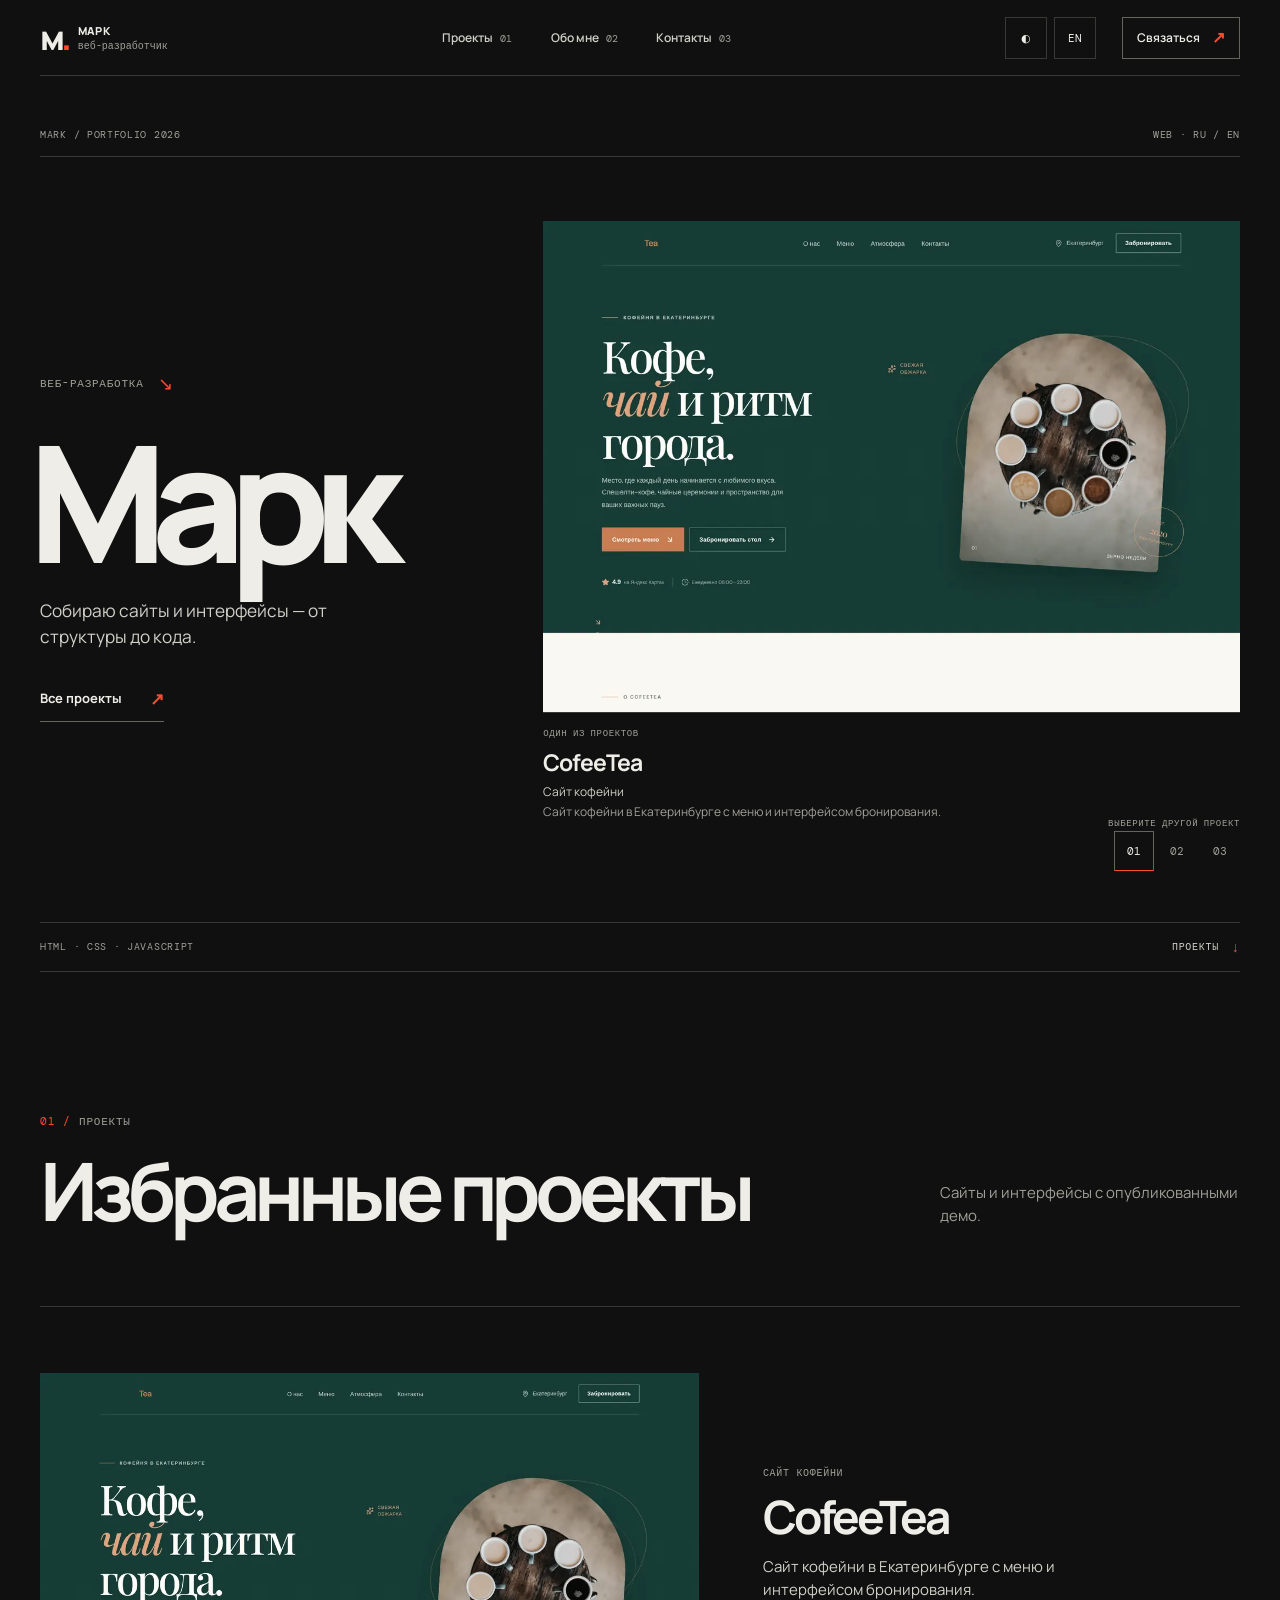
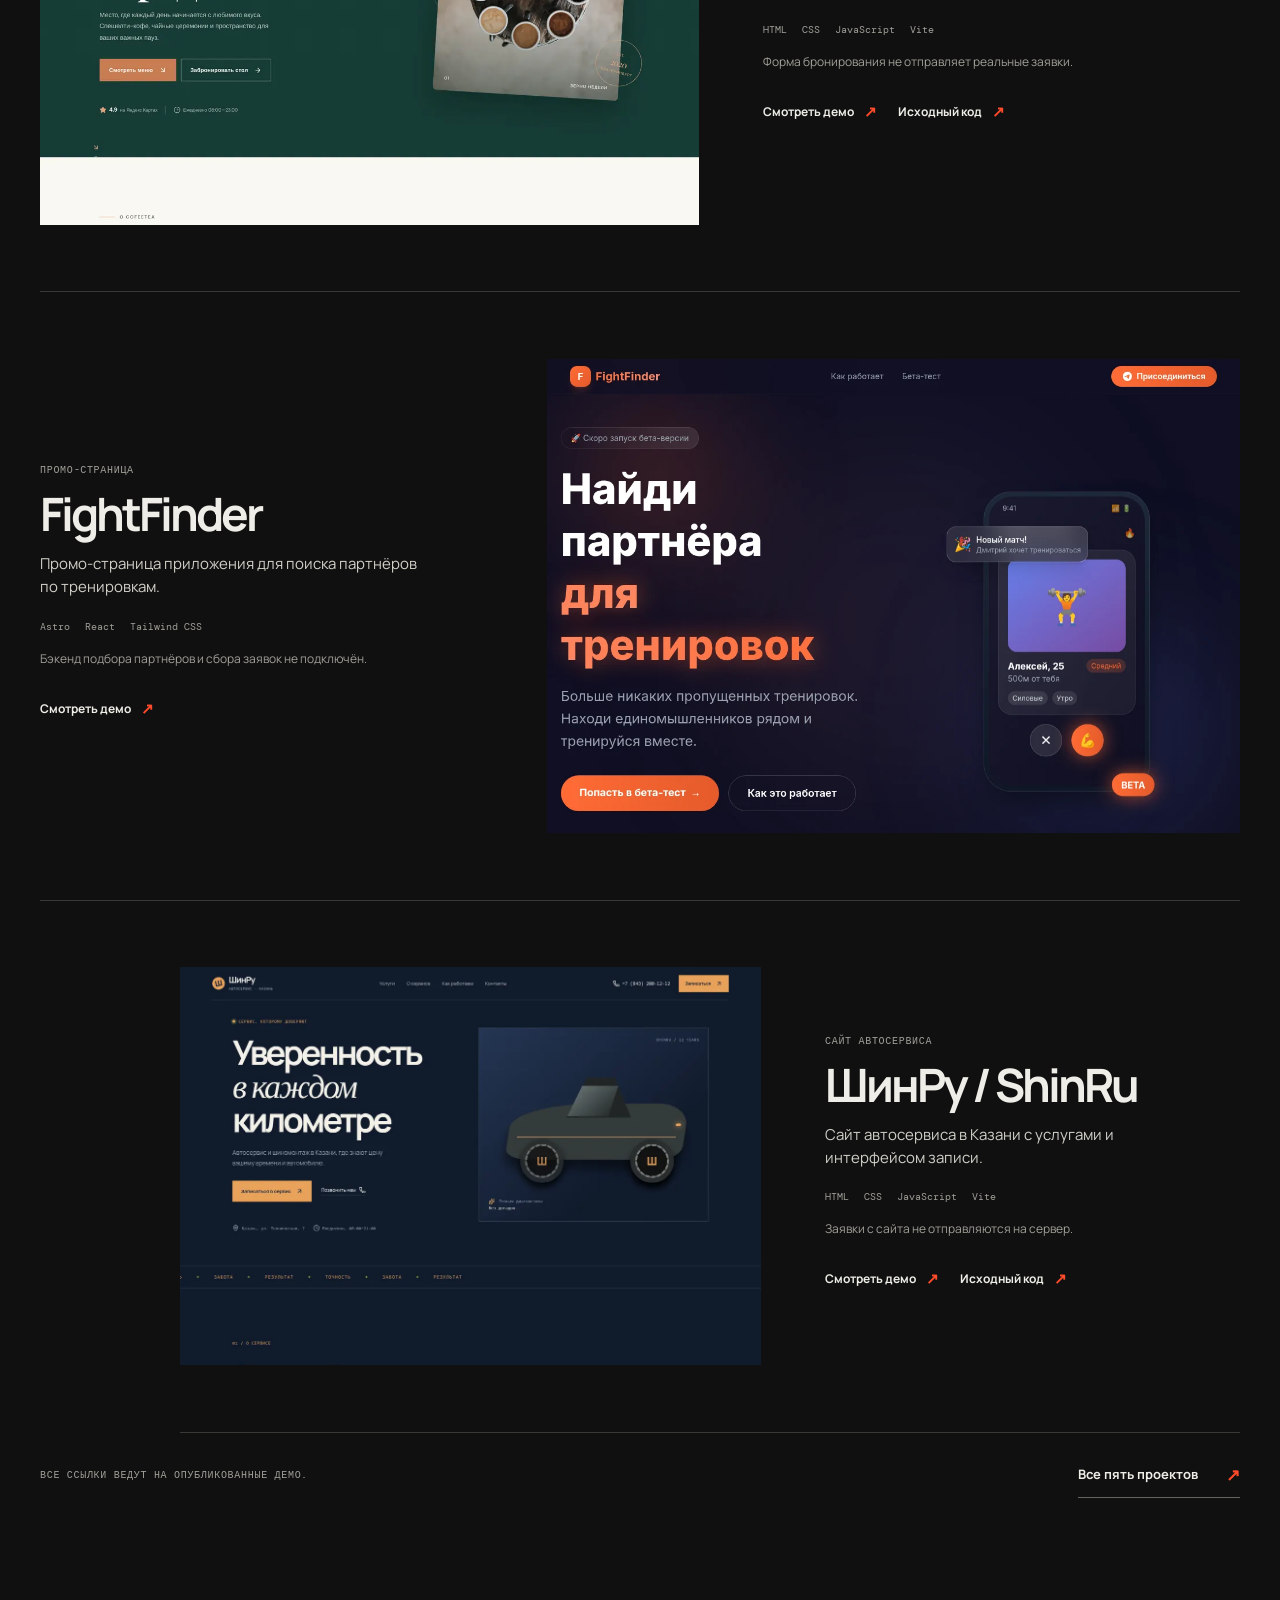
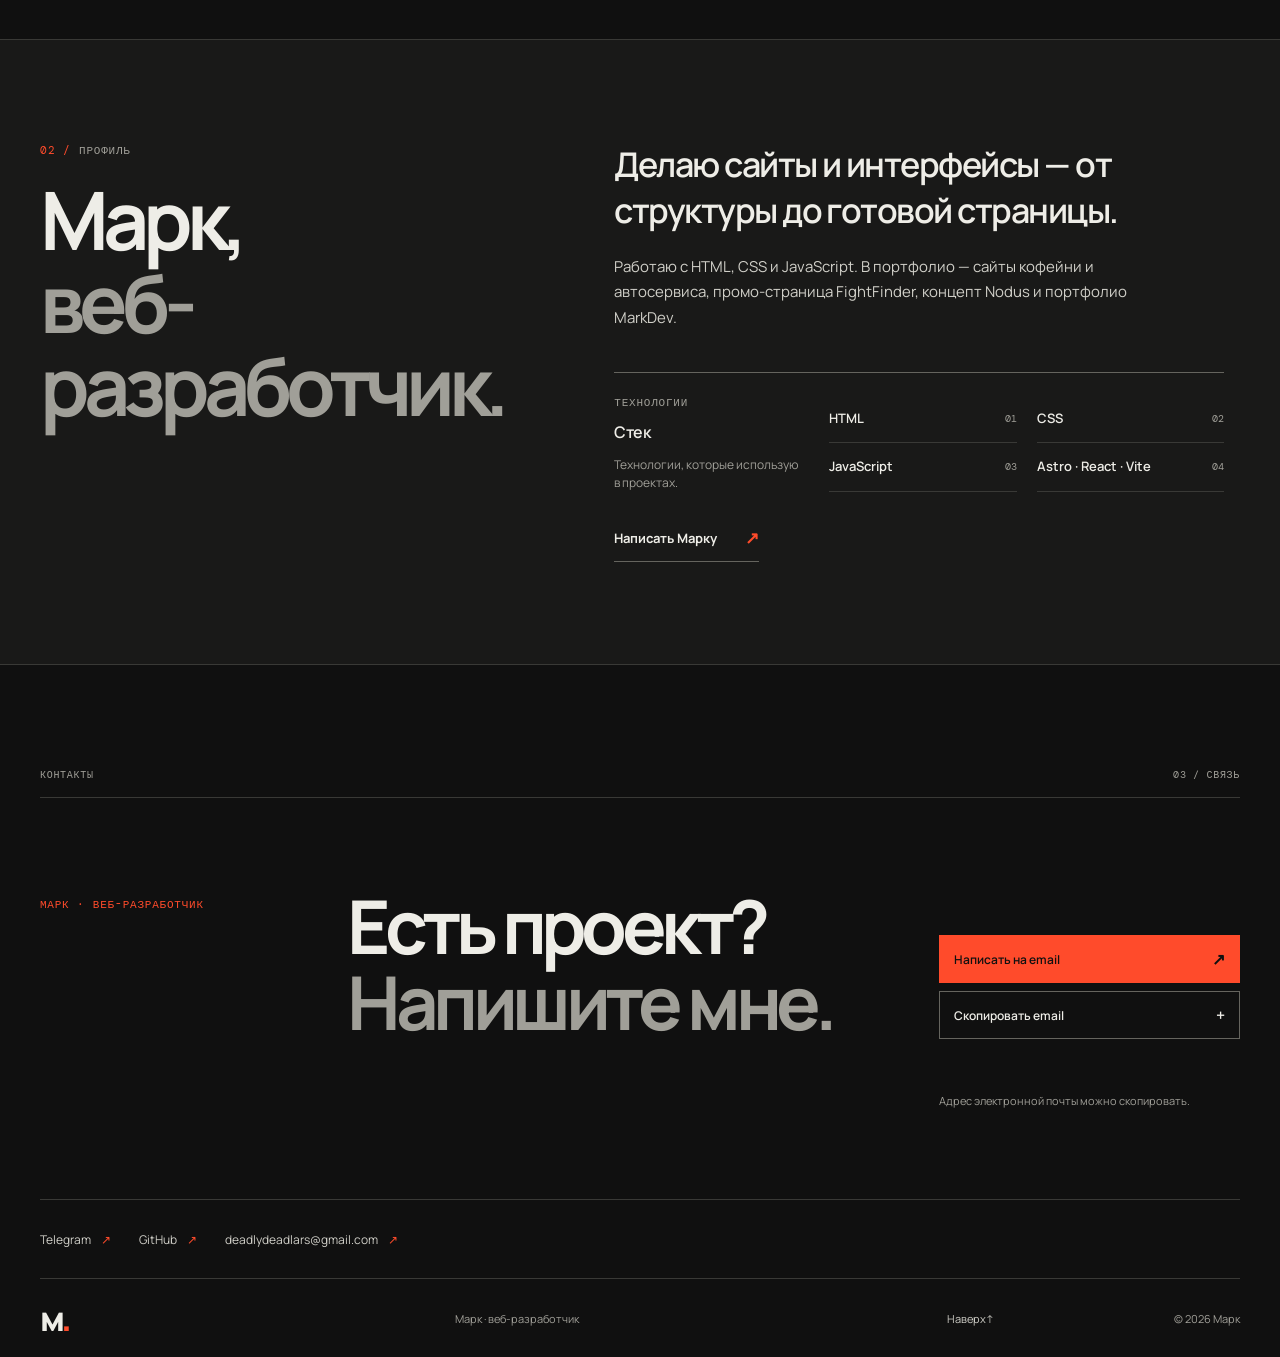
<file: index.html>
<!doctype html>
<html lang="ru" data-theme="dark">
  <head>
    <meta charset="UTF-8" />
    <meta name="viewport" content="width=device-width, initial-scale=1" />
    <meta name="theme-color" content="#101010" />
    <meta name="description" content="Портфолио Марка, веб-разработчика. Реальные сайты, интерфейсы и открытые демо." data-i18n-content="metaDescription" />
    <title data-i18n-title="homeTitle">Марк — веб-разработчик</title>
    <script>try{const t=localStorage.getItem('mark-portfolio-theme');document.documentElement.dataset.theme=t==='light'||t==='dark'?t:'dark';const l=localStorage.getItem('mark-portfolio-locale');document.documentElement.lang=l==='en'||l==='ru'?l:'ru';const m=document.querySelector('meta[name="theme-color"]');if(m)m.content=document.documentElement.dataset.theme==='dark'?'#101010':'#eeede7'}catch{document.documentElement.dataset.theme='dark';document.documentElement.lang='ru'}</script>
    <link rel="preconnect" href="https://fonts.googleapis.com" />
    <link rel="preconnect" href="https://fonts.gstatic.com" crossorigin />
    <link href="https://fonts.googleapis.com/css2?family=DM+Mono:wght@400;500&family=Manrope:wght@400;500;600;700;800&display=swap" rel="stylesheet" />
    <link rel="stylesheet" href="styles.css" />
    <script src="script.js" defer></script>
  </head>
  <body>
    <a class="skip-link" href="#main" data-i18n="skip">Перейти к содержимому</a>
    <div class="site-shell">
      <header class="site-header" id="top">
        <a class="brand" href="index.html#top" aria-label="Марк — на главную" data-i18n-aria="brandHome"><span class="brand-symbol" aria-hidden="true">м<span class="brand-dot">.</span></span><span class="brand-name"><span data-i18n="brandName">Марк</span><small data-i18n="brandRole">веб-разработчик</small></span></a>
        <nav class="desktop-nav" aria-label="Основная навигация" data-i18n-aria="mainNav"><a href="projects.html"><span data-i18n="navProjects">Проекты</span><span>01</span></a><a href="#about"><span data-i18n="navAbout">Обо мне</span><span>02</span></a><a href="#contact"><span data-i18n="navContact">Контакты</span><span>03</span></a></nav>
        <div class="header-tools"><button class="theme-toggle" type="button" aria-pressed="true" aria-label="Переключить на светлую тему" data-i18n-aria="themeLight"><span aria-hidden="true">◐</span></button><button class="locale-switch" type="button" aria-label="Switch to English" data-i18n-aria="localeToEnglish">EN</button></div>
        <a class="header-cta" href="#contact"><span data-i18n="headerCta">Обсудим проект</span><span aria-hidden="true">↗</span></a>
        <button class="menu-toggle" type="button" aria-label="Открыть меню" aria-controls="mobile-nav" aria-expanded="false" data-i18n-aria="menuOpen"><span></span><span></span></button>
      </header>
      <nav class="mobile-nav" id="mobile-nav" aria-label="Мобильная навигация" data-i18n-aria="mobileNav"><a href="projects.html"><span data-i18n="navProjects">Проекты</span><span>01 ↗</span></a><a href="#about"><span data-i18n="navAbout">Обо мне</span><span>02 ↗</span></a><a href="#contact"><span data-i18n="navContact">Контакты</span><span>03 ↗</span></a></nav>

      <main id="main">
        <section class="hero section-wrap" aria-labelledby="hero-heading">
          <div class="hero-topline mono"><span>MARK / PORTFOLIO 2026</span><span>WEB · RU / EN</span></div>
          <div class="hero-grid">
            <div class="hero-copy">
              <p class="eyebrow reveal"><span data-i18n="heroStatement">Веб-разработчик</span><span class="hero-marker" aria-hidden="true">↘</span></p>
              <h1 id="hero-heading" class="hero-identity reveal" data-i18n="heroIdentity">МАРК</h1>
              <p class="hero-description reveal" data-i18n="heroDescription">Марк — веб-разработчик. Создаю сайты и интерфейсы на HTML, CSS и JavaScript.</p>
              <a class="hero-link reveal" href="projects.html"><span data-i18n="allProjects">Все проекты</span><span aria-hidden="true">↗</span></a>
            </div>
            <div class="showcase reveal" data-showcase aria-label="Избранный проект" data-i18n-aria="showcaseLabel">
              <div class="showcase-panels">
                <article class="showcase-panel" data-showcase-panel="cofeetea" data-project-id="cofeetea">
                  <div class="showcase-visual"><a class="showcase-link project-preview-link" href="https://deadlydeadlars.github.io/CofeeTea.github.io/" target="_blank" rel="noopener noreferrer" aria-label="Открыть сайт CofeeTea"><span class="showcase-image-layer"><img class="showcase-image" src="assets/projects/cofeetea.webp" width="1200" height="833" fetchpriority="high" alt="Сайт кофейни CofeeTea с меню и интерфейсом бронирования" data-project-field="alt" /></span></a></div>
                  <div class="showcase-meta"><div class="showcase-caption"><p class="showcase-label mono" data-i18n="showcaseLabel">ИЗБРАННЫЙ ПРОЕКТ</p><p class="showcase-title" data-project-field="title">CofeeTea</p><p class="showcase-role" data-project-field="categoryLabel">Сайт кофейни</p><p class="showcase-description" data-project-field="description">Сайт кофейни в Екатеринбурге: меню, вкладки и интерфейс бронирования.</p></div></div>
                </article>
                <article class="showcase-panel" data-showcase-panel="fightfinder" data-project-id="fightfinder" hidden>
                  <div class="showcase-visual"><a class="showcase-link project-preview-link" href="https://deadlydeadlars.github.io/FightFinder-demo/" target="_blank" rel="noopener noreferrer" aria-label="Открыть демо FightFinder"><span class="showcase-image-layer"><img class="showcase-image" src="assets/projects/fightfinder.webp" width="1200" height="833" alt="FightFinder — промо-страница приложения для поиска партнёров по тренировкам" data-project-field="alt" /></span></a></div>
                  <div class="showcase-meta"><div class="showcase-caption"><p class="showcase-label mono" data-i18n="showcaseLabel">ИЗБРАННЫЙ ПРОЕКТ</p><p class="showcase-title" data-project-field="title">FightFinder</p><p class="showcase-role" data-project-field="categoryLabel">Лендинг приложения</p><p class="showcase-description" data-project-field="description">Промо-страница сервиса для поиска партнёров по тренировкам.</p></div></div>
                </article>
                <article class="showcase-panel" data-showcase-panel="shinru" data-project-id="shinru" hidden>
                  <div class="showcase-visual"><a class="showcase-link project-preview-link" href="https://deadlydeadlars.github.io/Mechanical.github.io/" target="_blank" rel="noopener noreferrer" aria-label="Открыть сайт ШинРу"><span class="showcase-image-layer"><img class="showcase-image" src="assets/projects/shinru.webp" width="1200" height="833" alt="Сайт автосервиса ШинРу с информацией об услугах" data-project-field="alt" /></span></a></div>
                  <div class="showcase-meta"><div class="showcase-caption"><p class="showcase-label mono" data-i18n="showcaseLabel">ИЗБРАННЫЙ ПРОЕКТ</p><p class="showcase-title" data-project-field="title">ШинРу / ShinRu</p><p class="showcase-role" data-project-field="categoryLabel">Сайт автосервиса</p><p class="showcase-description" data-project-field="description">Сайт автосервиса в Казани с описанием услуг и интерфейсом записи.</p></div></div>
                </article>
              </div>
              <div class="showcase-navigation" data-showcase-controls role="group" aria-label="Выбрать проект" data-i18n-aria="showcaseHint" hidden>
                <p class="showcase-hint mono" data-i18n="showcaseHint">ВЫБРАТЬ ПРОЕКТ</p>
                <div class="showcase-controls"><button type="button" data-showcase-select="cofeetea" aria-pressed="true" aria-label="CofeeTea">01</button><button type="button" data-showcase-select="fightfinder" aria-pressed="false" aria-label="FightFinder">02</button><button type="button" data-showcase-select="shinru" aria-pressed="false" aria-label="ShinRu">03</button></div>
              </div>
            </div>
          </div>
          <div class="hero-foot mono"><span>HTML · CSS · JAVASCRIPT</span><a href="#work"><span data-i18n="featuredEyebrow">Избранные проекты</span><span aria-hidden="true">↓</span></a></div>
        </section>

        <section class="work-section section-wrap" id="work" aria-labelledby="work-heading">
          <div class="section-heading reveal"><div><p class="eyebrow"><span class="section-index">01 /</span><span data-i18n="featuredEyebrow">Избранные проекты</span></p><h2 id="work-heading" data-i18n-html="featuredHeading">Три сайта.<br /><em>Разные задачи.</em></h2></div><p class="heading-side" data-i18n="featuredIntro">Три проекта — три разные задачи. Откройте демо, чтобы посмотреть результат.</p></div>
          <div class="project-sequence">
            <article class="project-card reveal" data-project-id="cofeetea" data-category="website">
              <a class="project-preview-link project-image-link" href="https://deadlydeadlars.github.io/CofeeTea.github.io/" target="_blank" rel="noopener noreferrer" aria-label="Открыть сайт CofeeTea"><img class="project-image" src="assets/projects/cofeetea.webp" width="1200" height="833" loading="lazy" alt="Сайт кофейни CofeeTea с меню и интерфейсом бронирования" data-project-field="alt" /></a>
              <div class="project-info"><p class="project-category mono" data-project-field="categoryLabel">Сайт кофейни</p><h3 class="project-title" data-project-field="title">CofeeTea</h3><p class="project-description" data-project-field="description">Сайт кофейни в Екатеринбурге: меню, вкладки и интерфейс бронирования.</p><div class="project-tags"><span>HTML</span><span>CSS</span><span>JavaScript</span><span>Vite</span></div><p class="project-note" data-project-field="note">Форма бронирования не отправляет реальные заявки.</p><div class="project-actions"><a class="project-demo" href="https://deadlydeadlars.github.io/CofeeTea.github.io/" target="_blank" rel="noopener noreferrer" data-i18n="viewDemo">Смотреть демо<span aria-hidden="true">↗</span></a><a class="project-source" href="https://github.com/DeadlyDeadlars/CofeeTea.github.io" target="_blank" rel="noopener noreferrer" data-i18n="sourceCode">Исходный код<span aria-hidden="true">↗</span></a></div></div>
            </article>
            <article class="project-card reveal" data-project-id="fightfinder" data-category="landing">
              <a class="project-preview-link project-image-link" href="https://deadlydeadlars.github.io/FightFinder-demo/" target="_blank" rel="noopener noreferrer" aria-label="Открыть демо FightFinder"><img class="project-image" src="assets/projects/fightfinder.webp" width="1200" height="833" loading="lazy" alt="FightFinder — промо-страница приложения для поиска партнёров по тренировкам" data-project-field="alt" /></a>
              <div class="project-info"><p class="project-category mono" data-project-field="categoryLabel">Лендинг приложения</p><h3 class="project-title" data-project-field="title">FightFinder</h3><p class="project-description" data-project-field="description">Промо-страница сервиса для поиска партнёров по тренировкам.</p><div class="project-tags"><span>Astro</span><span>React</span><span>Tailwind CSS</span></div><p class="project-note" data-project-field="note">Промо-страница; подбор партнёров и backend не работают.</p><div class="project-actions"><a class="project-demo" href="https://deadlydeadlars.github.io/FightFinder-demo/" target="_blank" rel="noopener noreferrer" data-i18n="viewDemo">Смотреть демо<span aria-hidden="true">↗</span></a></div></div>
            </article>
            <article class="project-card reveal" data-project-id="shinru" data-category="website">
              <a class="project-preview-link project-image-link" href="https://deadlydeadlars.github.io/Mechanical.github.io/" target="_blank" rel="noopener noreferrer" aria-label="Открыть сайт ШинРу"><img class="project-image" src="assets/projects/shinru.webp" width="1200" height="833" loading="lazy" alt="Сайт автосервиса ШинРу с информацией об услугах" data-project-field="alt" /></a>
              <div class="project-info"><p class="project-category mono" data-project-field="categoryLabel">Сайт автосервиса</p><h3 class="project-title" data-project-field="title">ШинРу / ShinRu</h3><p class="project-description" data-project-field="description">Сайт автосервиса в Казани с описанием услуг и интерфейсом записи.</p><div class="project-tags"><span>HTML</span><span>CSS</span><span>JavaScript</span><span>Vite</span></div><p class="project-note" data-project-field="note">Демо показывает интерфейс; отправка заявок на сервер не подключена.</p><div class="project-actions"><a class="project-demo" href="https://deadlydeadlars.github.io/Mechanical.github.io/" target="_blank" rel="noopener noreferrer" data-i18n="viewDemo">Смотреть демо<span aria-hidden="true">↗</span></a><a class="project-source" href="https://github.com/DeadlyDeadlars/Mechanical.github.io" target="_blank" rel="noopener noreferrer" data-i18n="sourceCode">Исходный код<span aria-hidden="true">↗</span></a></div></div>
            </article>
          </div>
          <div class="work-footer"><p class="project-note mono" data-i18n="workFootnote">Все ссылки ведут на опубликованные демо; возможности сервера не заявлены.</p><a class="text-link" href="projects.html"><span data-i18n="allFive">Все пять проектов</span><span aria-hidden="true">↗</span></a></div>
        </section>

        <section class="about-section" id="about" aria-labelledby="about-heading">
          <div class="section-wrap about-inner">
            <div class="about-intro reveal"><p class="eyebrow"><span class="section-index">02 /</span><span data-i18n="aboutEyebrow">Профиль</span></p><h2 id="about-heading" data-i18n-html="aboutHeading">Марк,<br /><em>веб-разработчик.</em></h2></div>
            <div class="about-content reveal"><p class="about-lead" data-i18n-html="aboutLead">Делаю сайты и интерфейсы — от структуры до фронтенда.</p><p data-i18n="aboutBody">В проектах работаю с HTML, CSS и JavaScript; собираю адаптивные страницы, настраиваю взаимодействия и подключаю готовые интерфейсы. Здесь — опубликованные демо и их реальные ограничения.</p><div class="skills-section"><div class="skills-heading"><p class="eyebrow" data-i18n="skillsEyebrow">СТЕК</p><h3 data-i18n="skillsHeading">Инструменты</h3><p class="skills-intro" data-i18n="skillsIntro">Технологии, которые использую в проектах.</p></div><ul class="stack-list"><li>HTML <span>01</span></li><li>CSS <span>02</span></li><li>JavaScript <span>03</span></li><li>Astro · React · Vite <span>04</span></li></ul></div><a class="text-link" href="#contact"><span data-i18n="letsTalk">Связаться</span><span aria-hidden="true">↗</span></a></div>
          </div>
        </section>

        <section class="contact-section" id="contact" aria-labelledby="contact-heading">
          <div class="section-wrap contact-inner">
            <div class="contact-top mono"><span data-i18n="contactEyebrow">КОНТАКТЫ</span><span data-i18n="contactIndex">03 / СВЯЗЬ</span></div>
            <div class="contact-main"><p class="eyebrow reveal" data-i18n="contactKicker">Написать Марку</p><h2 id="contact-heading" class="reveal" data-i18n-html="contactHeading">Есть проект?<br /><em>Напишите мне.</em></h2><div class="contact-actions reveal"><a class="contact-button" href="mailto:deadlydeadlars@gmail.com?subject=%D0%9F%D1%80%D0%BE%D0%B5%D0%BA%D1%82%20%D0%B4%D0%BB%D1%8F%20%D0%9C%D0%B0%D1%80%D0%BA%D0%B0" data-i18n-href="mailtoSubject"><span data-i18n="writeMe">Написать на email</span><span aria-hidden="true">↗</span></a><button class="copy-button" type="button" data-copy-email="deadlydeadlars@gmail.com" aria-live="polite"><span class="copy-label" data-i18n="copyEmail">Скопировать email</span><span aria-hidden="true">+</span></button></div><p class="copy-status" data-copy-status aria-live="polite" data-i18n="copyReady">Адрес электронной почты можно скопировать.</p></div>
            <div class="contact-links"><a href="https://t.me/MarkCodder" target="_blank" rel="noopener noreferrer">Telegram<span aria-hidden="true">↗</span></a><a href="https://github.com/DeadlyDeadlars" target="_blank" rel="noopener noreferrer">GitHub<span aria-hidden="true">↗</span></a><a href="mailto:deadlydeadlars@gmail.com">deadlydeadlars@gmail.com<span aria-hidden="true">↗</span></a></div>
            <footer class="footer"><a class="footer-brand" href="index.html#top" aria-label="Марк — на главную" data-i18n-aria="brandHome">м<span>.</span></a><span data-i18n="footerMade">Марк · веб-разработчик</span><a href="index.html#top"><span data-i18n="backTop">Наверх</span>↑</a><span>© <span id="year">2026</span> <span data-i18n="brandName">Марк</span></span></footer>
          </div>
        </section>
      </main>
    </div>
  </body>
</html>
</file>
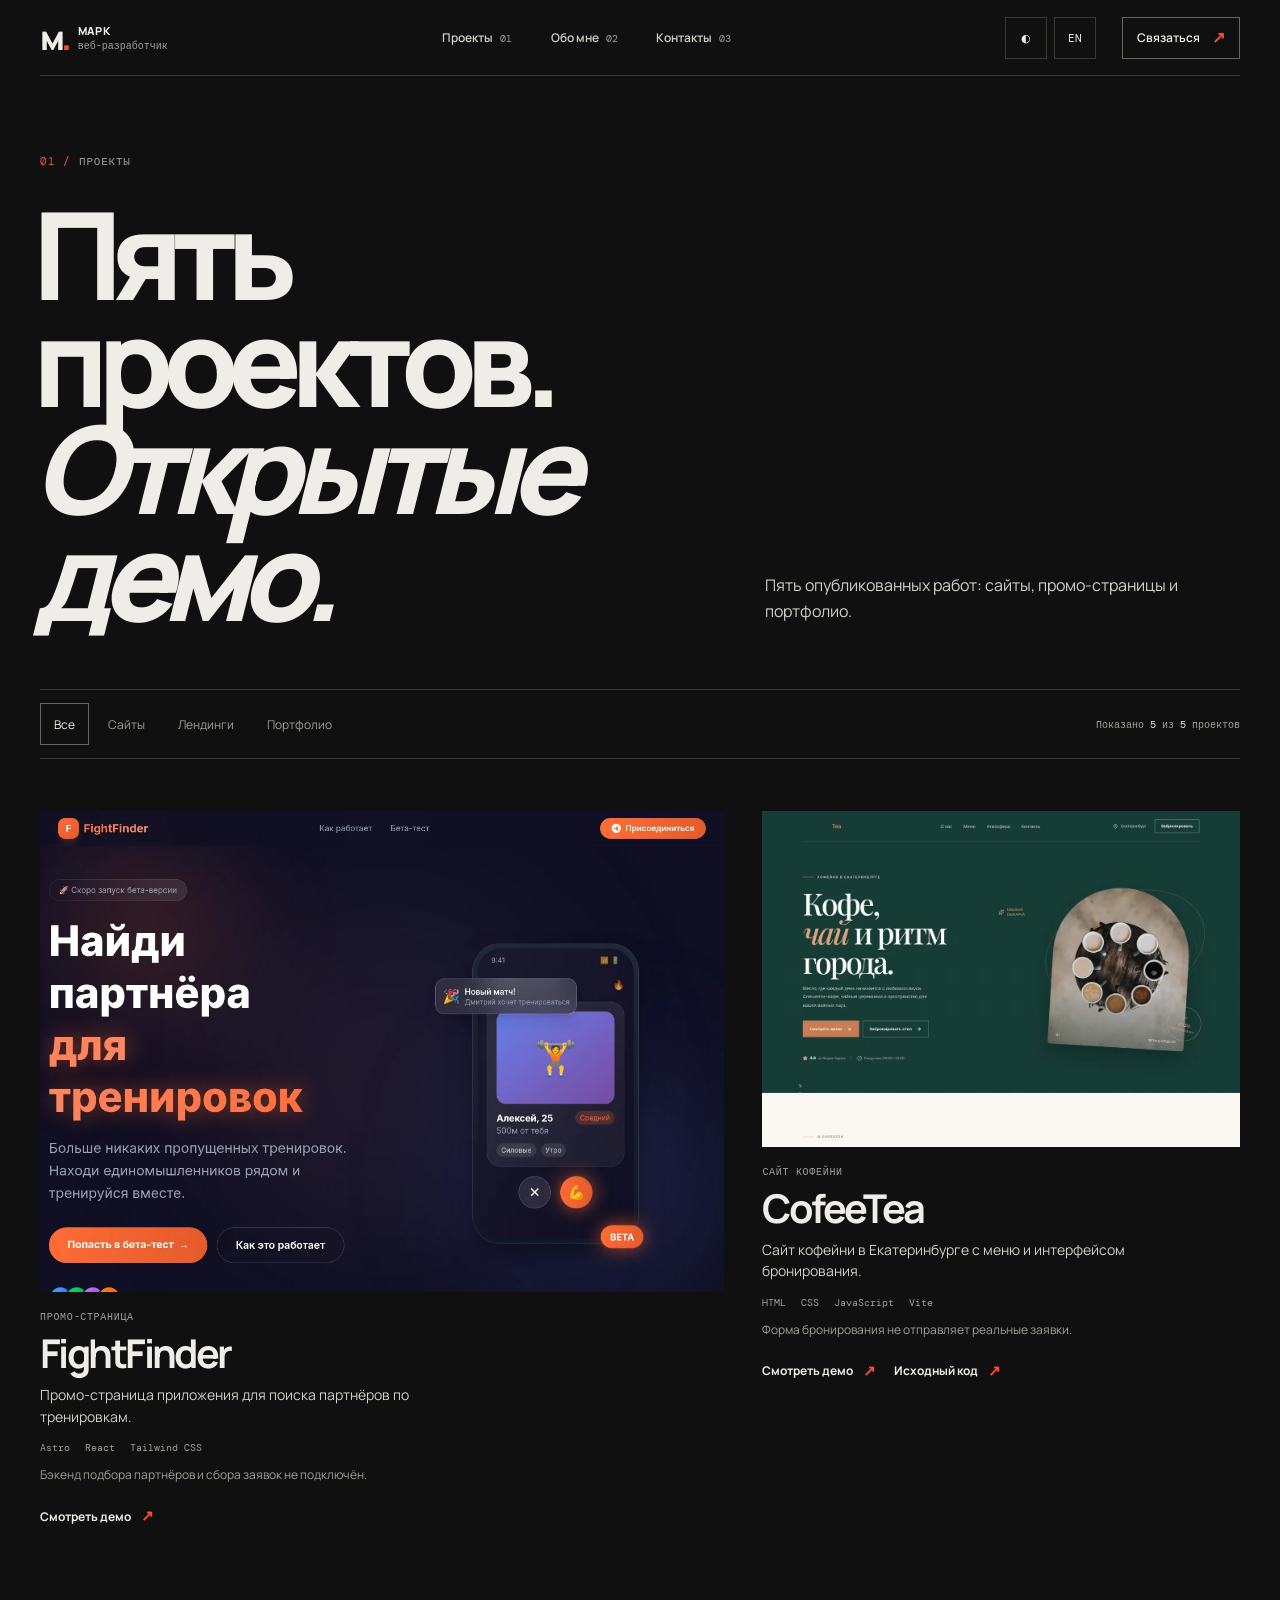
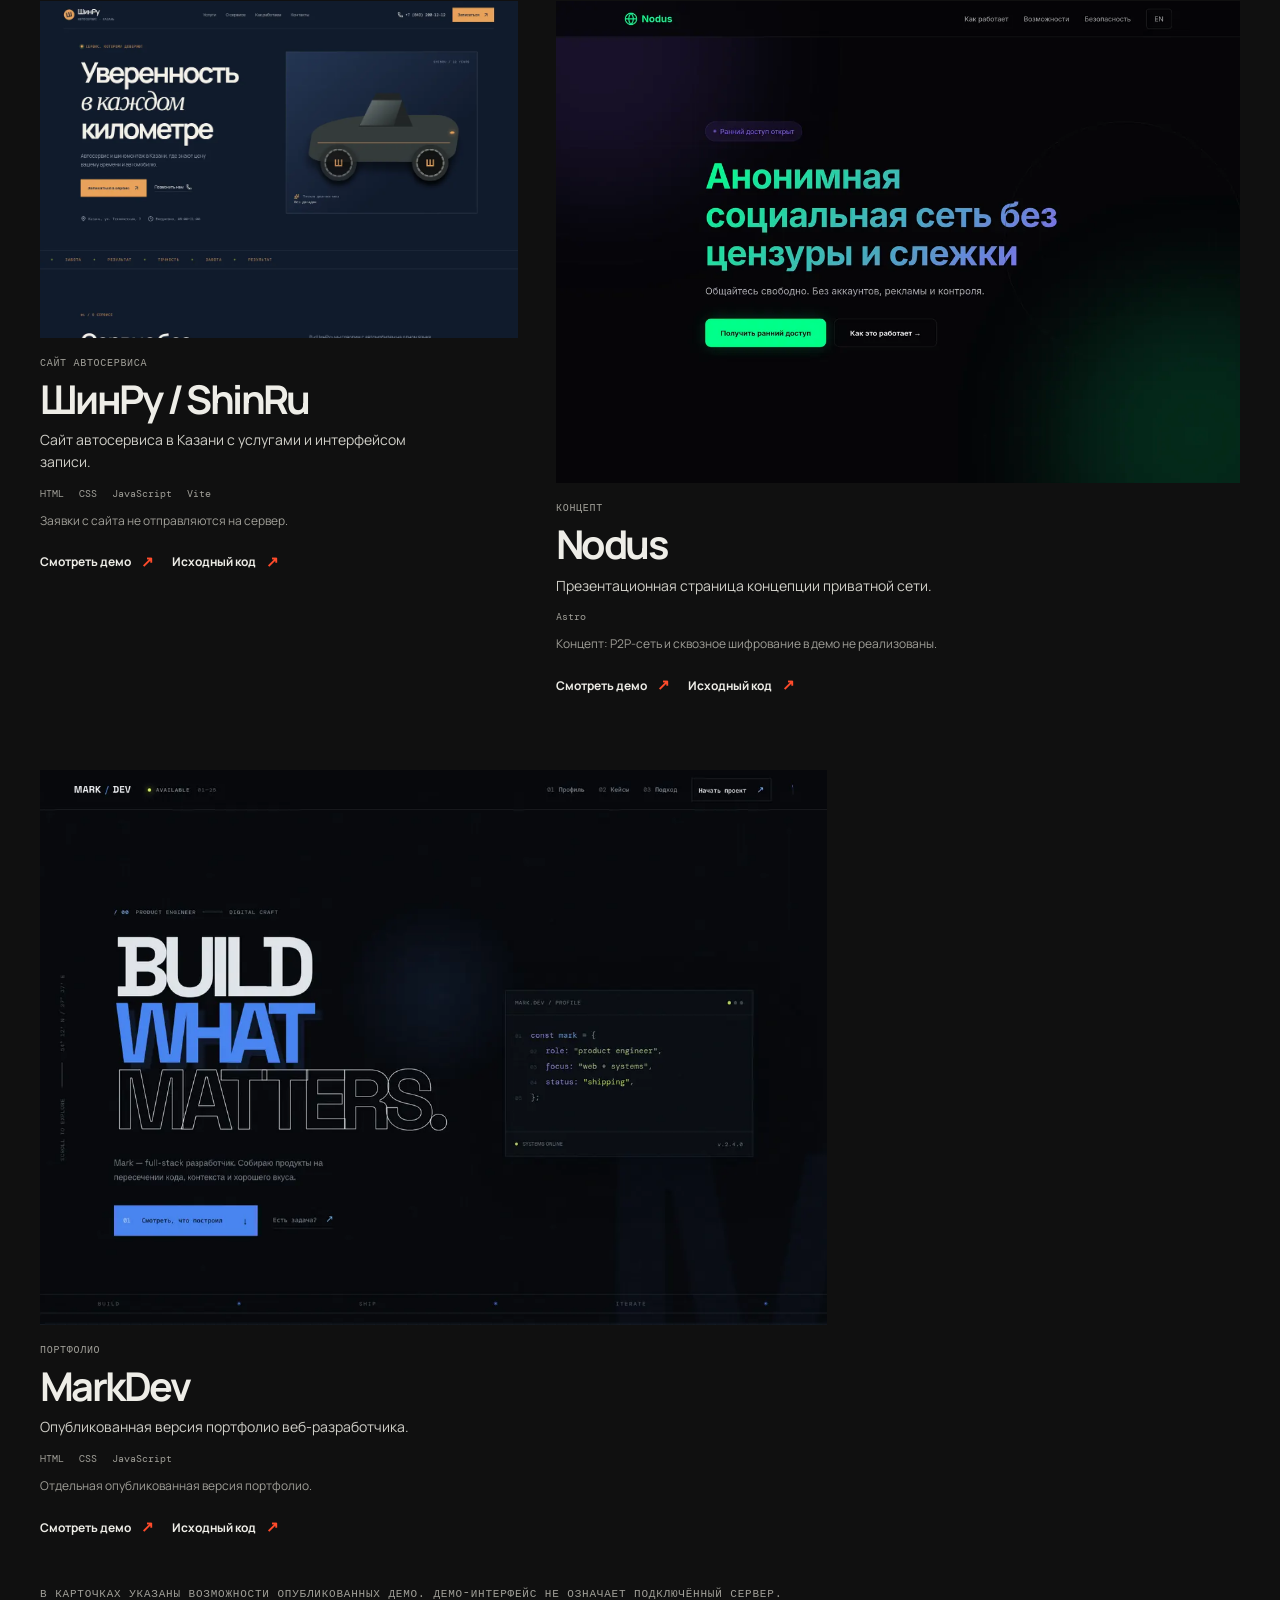
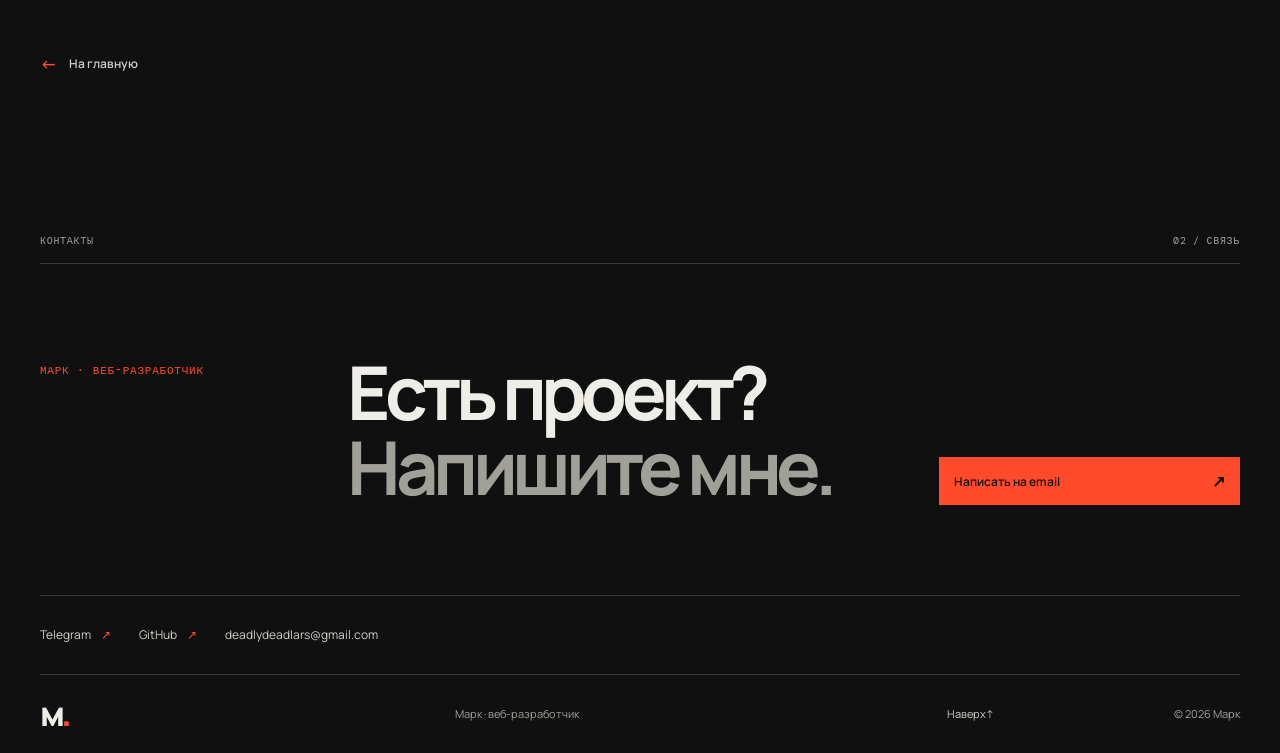
<file: projects.html>
<!doctype html>
<html lang="ru" data-theme="dark">
  <head>
    <meta charset="UTF-8" />
    <meta name="viewport" content="width=device-width, initial-scale=1" />
    <meta name="theme-color" content="#101010" />
    <meta name="description" content="Пять опубликованных веб-проектов Марка: сайты, лендинги и портфолио с живыми демо." data-i18n-content="projectsMetaDescription" />
    <title data-i18n-title="projectsTitle">Проекты — Марк, веб-разработчик</title>
    <script>try{const t=localStorage.getItem('mark-portfolio-theme');document.documentElement.dataset.theme=t==='light'||t==='dark'?t:'dark';const l=localStorage.getItem('mark-portfolio-locale');document.documentElement.lang=l==='en'||l==='ru'?l:'ru';const m=document.querySelector('meta[name="theme-color"]');if(m)m.content=document.documentElement.dataset.theme==='dark'?'#101010':'#eeede7'}catch{document.documentElement.dataset.theme='dark';document.documentElement.lang='ru'}</script>
    <link rel="preconnect" href="https://fonts.googleapis.com" />
    <link rel="preconnect" href="https://fonts.gstatic.com" crossorigin />
    <link href="https://fonts.googleapis.com/css2?family=DM+Mono:wght@400;500&family=Manrope:wght@400;500;600;700;800&display=swap" rel="stylesheet" />
    <link rel="stylesheet" href="styles.css" />
    <script src="script.js" defer></script>
  </head>
  <body>
    <a class="skip-link" href="#main" data-i18n="skip">Перейти к содержимому</a>
    <div class="site-shell">
      <header class="site-header" id="top">
        <a class="brand" href="index.html#top" aria-label="Марк — на главную" data-i18n-aria="brandHome"><span class="brand-symbol" aria-hidden="true">м<span class="brand-dot">.</span></span><span class="brand-name"><span data-i18n="brandName">Марк</span><small data-i18n="brandRole">веб-разработчик</small></span></a>
        <nav class="desktop-nav" aria-label="Основная навигация" data-i18n-aria="mainNav"><a href="projects.html" aria-current="page"><span data-i18n="navProjects">Проекты</span><span>01</span></a><a href="index.html#about"><span data-i18n="navAbout">Обо мне</span><span>02</span></a><a href="index.html#contact"><span data-i18n="navContact">Контакты</span><span>03</span></a></nav>
        <div class="header-tools"><button class="theme-toggle" type="button" aria-pressed="true" aria-label="Переключить на светлую тему" data-i18n-aria="themeLight"><span aria-hidden="true">◐</span></button><button class="locale-switch" type="button" aria-label="Switch to English" data-i18n-aria="localeToEnglish">EN</button></div>
        <a class="header-cta" href="index.html#contact"><span data-i18n="headerCta">Обсудим проект</span><span aria-hidden="true">↗</span></a>
        <button class="menu-toggle" type="button" aria-label="Открыть меню" aria-controls="mobile-nav" aria-expanded="false" data-i18n-aria="menuOpen"><span></span><span></span></button>
      </header>
      <nav class="mobile-nav" id="mobile-nav" aria-label="Мобильная навигация" data-i18n-aria="mobileNav"><a href="projects.html" aria-current="page"><span data-i18n="navProjects">Проекты</span><span>01 ↗</span></a><a href="index.html#about"><span data-i18n="navAbout">Обо мне</span><span>02 ↗</span></a><a href="index.html#contact"><span data-i18n="navContact">Контакты</span><span>03 ↗</span></a></nav>

      <main id="main" class="catalog-main section-wrap">
        <section class="projects-hero" aria-labelledby="projects-heading">
          <p class="eyebrow reveal"><span class="section-index">01 /</span><span data-i18n="featuredEyebrow">Проекты</span></p>
          <h1 id="projects-heading" class="reveal" data-i18n-html="projectsHeading">Сайты.<br /><em>В работе.</em></h1>
          <p class="projects-intro reveal" data-i18n="projectsIntro">Пять опубликованных работ: сайты, промо-страницы и портфолио. Можно открыть каждое демо.</p>
        </section>
        <section class="catalog-filters" aria-label="Фильтры проектов" data-i18n-aria="filterSection">
          <div class="projects-toolbar">
            <div class="project-filters" role="group" aria-label="Фильтры проектов" data-i18n-aria="projectFilters"><button class="filter-button" type="button" data-filter="all" aria-pressed="true" data-i18n="filterAll">Все</button><button class="filter-button" type="button" data-filter="website" aria-pressed="false" data-i18n="filterWebsites">Сайты</button><button class="filter-button" type="button" data-filter="landing" aria-pressed="false" data-i18n="filterLandings">Лендинги</button><button class="filter-button" type="button" data-filter="portfolio" aria-pressed="false" data-i18n="filterPortfolio">Портфолио</button></div>
            <p class="projects-count" aria-live="polite" data-project-count><span data-i18n="showingProjects">Показано</span> <strong data-count="shown">5</strong> <span data-i18n="ofProjects">из</span> <strong data-count="total">5</strong> <span data-i18n="projectsNoun">проектов</span></p>
          </div>
        </section>
        <div class="projects-grid" data-projects-grid>
          <article class="project-card reveal" data-project-id="fightfinder" data-category="landing">
            <div class="project-preview"><a href="https://deadlydeadlars.github.io/FightFinder-demo/" class="project-preview-link" target="_blank" rel="noopener noreferrer" aria-label="Открыть демо FightFinder"><img class="project-image" src="assets/projects/fightfinder.webp" width="1200" height="833" loading="lazy" alt="FightFinder — промо-страница сервиса для поиска партнёров по тренировкам" data-project-field="alt" /></a></div>
            <div class="project-info"><p class="project-category mono" data-project-field="categoryLabel">Лендинг приложения</p><h2 class="project-title" data-project-field="title">FightFinder</h2><p class="project-description" data-project-field="description">Промо-страница приложения для поиска партнёров по тренировкам.</p><div class="project-tags"><span>Astro</span><span>React</span><span>Tailwind CSS</span></div><p class="project-note" data-project-field="note">Промо-страница; подбор партнёров и backend не работают.</p><div class="project-actions"><a class="project-demo" href="https://deadlydeadlars.github.io/FightFinder-demo/" target="_blank" rel="noopener noreferrer" data-i18n="viewDemo">Смотреть демо<span aria-hidden="true">↗</span></a></div></div>
          </article>
          <article class="project-card reveal" data-project-id="cofeetea" data-category="website">
            <div class="project-preview"><a href="https://deadlydeadlars.github.io/CofeeTea.github.io/" class="project-preview-link" target="_blank" rel="noopener noreferrer" aria-label="Открыть сайт CofeeTea"><img class="project-image" src="assets/projects/cofeetea.webp" width="1200" height="833" loading="lazy" alt="Сайт кофейни CofeeTea с меню и интерфейсом бронирования" data-project-field="alt" /></a></div>
            <div class="project-info"><p class="project-category mono" data-project-field="categoryLabel">Сайт кофейни</p><h2 class="project-title" data-project-field="title">CofeeTea</h2><p class="project-description" data-project-field="description">Сайт кофейни в Екатеринбурге: меню, вкладки и интерфейс бронирования.</p><div class="project-tags"><span>HTML</span><span>CSS</span><span>JavaScript</span><span>Vite</span></div><p class="project-note" data-project-field="note">Форма бронирования не отправляет реальные заявки.</p><div class="project-actions"><a class="project-demo" href="https://deadlydeadlars.github.io/CofeeTea.github.io/" target="_blank" rel="noopener noreferrer" data-i18n="viewDemo">Смотреть демо<span aria-hidden="true">↗</span></a><a class="project-source" href="https://github.com/DeadlyDeadlars/CofeeTea.github.io" target="_blank" rel="noopener noreferrer" data-i18n="sourceCode">Исходный код<span aria-hidden="true">↗</span></a></div></div>
          </article>
          <article class="project-card reveal" data-project-id="shinru" data-category="website">
            <div class="project-preview"><a href="https://deadlydeadlars.github.io/Mechanical.github.io/" class="project-preview-link" target="_blank" rel="noopener noreferrer" aria-label="Открыть сайт ШинРу"><img class="project-image" src="assets/projects/shinru.webp" width="1200" height="833" loading="lazy" alt="Сайт автосервиса ШинРу с информацией об услугах" data-project-field="alt" /></a></div>
            <div class="project-info"><p class="project-category mono" data-project-field="categoryLabel">Сайт автосервиса</p><h2 class="project-title" data-project-field="title">ШинРу / ShinRu</h2><p class="project-description" data-project-field="description">Сайт автосервиса в Казани с описанием услуг и интерфейсом записи.</p><div class="project-tags"><span>HTML</span><span>CSS</span><span>JavaScript</span><span>Vite</span></div><p class="project-note" data-project-field="note">Демо показывает интерфейс; отправка заявок на сервер не подключена.</p><div class="project-actions"><a class="project-demo" href="https://deadlydeadlars.github.io/Mechanical.github.io/" target="_blank" rel="noopener noreferrer" data-i18n="viewDemo">Смотреть демо<span aria-hidden="true">↗</span></a><a class="project-source" href="https://github.com/DeadlyDeadlars/Mechanical.github.io" target="_blank" rel="noopener noreferrer" data-i18n="sourceCode">Исходный код<span aria-hidden="true">↗</span></a></div></div>
          </article>
          <article class="project-card reveal" data-project-id="nodus" data-category="landing">
            <div class="project-preview"><a href="https://deadlydeadlars.github.io/Nodus/" class="project-preview-link" target="_blank" rel="noopener noreferrer" aria-label="Открыть демо Nodus"><img class="project-image" src="assets/projects/nodus.webp" width="1200" height="833" loading="lazy" alt="Nodus — концептуальный лендинг приватной сети" data-project-field="alt" /></a></div>
            <div class="project-info"><p class="project-category mono" data-project-field="categoryLabel">Концептуальный лендинг</p><h2 class="project-title" data-project-field="title">Nodus</h2><p class="project-description" data-project-field="description">Презентационный лендинг концепции приватной сети.</p><div class="project-tags"><span>Astro</span></div><p class="project-note" data-project-field="note">Концепт; P2P-сеть и сквозное шифрование в демо не реализованы.</p><div class="project-actions"><a class="project-demo" href="https://deadlydeadlars.github.io/Nodus/" target="_blank" rel="noopener noreferrer" data-i18n="viewDemo">Смотреть демо<span aria-hidden="true">↗</span></a><a class="project-source" href="https://github.com/DeadlyDeadlars/Nodus" target="_blank" rel="noopener noreferrer" data-i18n="sourceCode">Исходный код<span aria-hidden="true">↗</span></a></div></div>
          </article>
          <article class="project-card reveal" data-project-id="markdev" data-category="portfolio">
            <div class="project-preview"><a href="https://deadlydeadlars.github.io/MarkDev.github.io/" class="project-preview-link" target="_blank" rel="noopener noreferrer" aria-label="Открыть сайт MarkDev"><img class="project-image" src="assets/projects/markdev.webp" width="1200" height="833" loading="lazy" alt="MarkDev — редакционное портфолио веб-разработчика" data-project-field="alt" /></a></div>
            <div class="project-info"><p class="project-category mono" data-project-field="categoryLabel">Портфолио</p><h2 class="project-title" data-project-field="title">MarkDev</h2><p class="project-description" data-project-field="description">Редакционное портфолио с лаконичной типографикой и заметной подачей работ.</p><div class="project-tags"><span>HTML</span><span>CSS</span><span>JavaScript</span></div><p class="project-note" data-project-field="note">Отдельная опубликованная версия портфолио.</p><div class="project-actions"><a class="project-demo" href="https://deadlydeadlars.github.io/MarkDev.github.io/" target="_blank" rel="noopener noreferrer" data-i18n="viewDemo">Смотреть демо<span aria-hidden="true">↗</span></a><a class="project-source" href="https://github.com/DeadlyDeadlars/MarkDev.github.io" target="_blank" rel="noopener noreferrer" data-i18n="sourceCode">Исходный код<span aria-hidden="true">↗</span></a></div></div>
          </article>
        </div>
        <p class="project-note mono concept-note" data-i18n="catalogNote">В карточках указаны возможности опубликованных демо. Демо-интерфейс не означает подключённый сервер.</p>
        <a class="page-back" href="index.html#work"><span aria-hidden="true">←</span><span data-i18n="backHome">На главную</span></a>
      </main>

      <footer class="contact-section catalog-footer">
        <div class="section-wrap contact-inner">
          <div class="contact-top mono"><span data-i18n="contactEyebrow">КОНТАКТЫ</span><span data-i18n="catalogContactIndex">02 / СВЯЗЬ</span></div>
          <div class="contact-main"><p class="eyebrow" data-i18n="contactKicker">Написать Марку</p><h2 data-i18n-html="contactHeading">Есть проект?<br /><em>Напишите мне.</em></h2><div class="contact-actions"><a class="contact-button" href="mailto:deadlydeadlars@gmail.com?subject=%D0%9F%D1%80%D0%BE%D0%B5%D0%BA%D1%82%20%D0%B4%D0%BB%D1%8F%20%D0%9C%D0%B0%D1%80%D0%BA%D0%B0" data-i18n-href="mailtoSubject"><span data-i18n="writeMe">Написать на email</span><span aria-hidden="true">↗</span></a></div></div>
          <div class="contact-links"><a href="https://t.me/MarkCodder" target="_blank" rel="noopener noreferrer">Telegram<span aria-hidden="true">↗</span></a><a href="https://github.com/DeadlyDeadlars" target="_blank" rel="noopener noreferrer">GitHub<span aria-hidden="true">↗</span></a><a href="mailto:deadlydeadlars@gmail.com">deadlydeadlars@gmail.com</a></div>
          <div class="footer"><a class="footer-brand" href="index.html#top" aria-label="Марк — на главную" data-i18n-aria="brandHome">м<span>.</span></a><span data-i18n="footerMade">Марк · веб-разработчик</span><a href="index.html#top"><span data-i18n="backTop">Наверх</span>↑</a><span>© <span id="year">2026</span> <span data-i18n="brandName">Марк</span></span></div>
        </div>
      </footer>
    </div>
  </body>
</html>
</file>
<file: styles.css>
:root {
  color-scheme: dark;
  --paper: #101010;
  --surface: #191918;
  --ink: #eeede7;
  --ink-soft: #d0cfc8;
  --muted: #a09f98;
  --line: #393936;
  --line-strong: #65645e;
  --accent: #ff4b2b;
  --wrap: 1240px;
  --mono: 'DM Mono', monospace;
  --body: 'Manrope', Arial, sans-serif;
  --header-height: 76px;
  --ease-out: cubic-bezier(.2, .75, .25, 1);
}

html[data-theme='light'] {
  color-scheme: light;
  --paper: #eeede7;
  --surface: #e4e2db;
  --ink: #191918;
  --ink-soft: #383833;
  --muted: #66655f;
  --line: #cbc9c1;
  --line-strong: #96948c;
}

* { box-sizing: border-box; }
html {
  scroll-behavior: smooth;
  scroll-padding-top: calc(var(--header-height) + 20px);
  background: var(--paper);
}
body {
  min-width: 320px;
  margin: 0;
  overflow-x: clip;
  background: var(--paper);
  color: var(--ink);
  font-family: var(--body);
  font-size: 15px;
  line-height: 1.6;
  -webkit-font-smoothing: antialiased;
  text-rendering: optimizeLegibility;
  transition: background-color .3s ease, color .3s ease;
}
.site-shell { min-height: 100vh; }
.section-wrap, .site-header {
  width: min(var(--wrap), calc(100% - 80px));
  margin-inline: auto;
}
img { display: block; max-width: 100%; height: auto; }
button, a { -webkit-tap-highlight-color: transparent; }
button { font: inherit; }
a { color: inherit; }
[hidden] { display: none !important; }
:focus-visible { outline: 2px solid var(--accent); outline-offset: 4px; }
.mono, .eyebrow, .section-index {
  font-family: var(--mono);
  font-size: 11px;
  font-weight: 400;
  letter-spacing: .07em;
  text-transform: uppercase;
}
.skip-link {
  position: fixed;
  z-index: 100;
  top: 10px;
  left: 10px;
  padding: 12px 16px;
  transform: translateY(-160%);
  background: var(--accent);
  color: #101010;
  font-weight: 700;
  text-decoration: none;
  transition: transform .2s ease;
}
.skip-link:focus { transform: none; }

.site-header {
  position: relative;
  z-index: 20;
  display: flex;
  min-height: var(--header-height);
  align-items: center;
  justify-content: space-between;
  gap: clamp(12px, 2vw, 32px);
  border-bottom: 1px solid var(--line);
}
.brand {
  display: inline-flex;
  flex: 0 0 auto;
  align-items: center;
  gap: 10px;
  color: var(--ink);
  text-decoration: none;
}
.brand-symbol, .footer-brand {
  font-size: 34px;
  font-weight: 800;
  line-height: .8;
  letter-spacing: -.12em;
}
.brand-dot, .footer-brand span { color: var(--accent); }
.brand-name {
  display: grid;
  gap: 4px;
  font-size: 11px;
  font-weight: 800;
  line-height: 1;
  letter-spacing: .02em;
  text-transform: uppercase;
}
.brand-name small {
  color: var(--muted);
  font: 10px/1.1 var(--mono);
  letter-spacing: 0;
  text-transform: none;
}
.desktop-nav {
  display: flex;
  flex: 1 1 auto;
  align-items: center;
  justify-content: center;
  gap: clamp(18px, 3vw, 42px);
  min-width: 0;
}
.desktop-nav a, .header-cta {
  font-size: 12px;
  font-weight: 600;
  text-decoration: none;
}
.desktop-nav a {
  display: inline-flex;
  align-items: baseline;
  gap: 7px;
  color: var(--ink-soft);
  transition: color .2s ease;
}
.desktop-nav a:hover, .footer a:hover, .text-link:hover { color: var(--accent); }
.desktop-nav a span + span { color: var(--muted); font: 10px var(--mono); }
.header-tools { display: flex; flex: 0 0 auto; align-items: center; gap: 7px; }
.header-cta {
  display: inline-flex;
  min-height: 42px;
  align-items: center;
  gap: 12px;
  padding: 0 14px;
  border: 1px solid var(--line-strong);
  white-space: nowrap;
  transition: border-color .2s ease, background-color .2s ease, color .2s ease;
}
.header-cta:hover { border-color: var(--ink); background: var(--ink); color: var(--paper); }
.header-cta span + span { color: var(--accent); font-size: 16px; }
.theme-toggle, .locale-switch {
  display: inline-flex;
  min-width: 42px;
  min-height: 42px;
  align-items: center;
  justify-content: center;
  padding: 0 10px;
  border: 1px solid var(--line);
  border-radius: 0;
  background: transparent;
  color: var(--ink);
  font: 11px var(--mono);
  cursor: pointer;
  transition: border-color .2s ease, background-color .2s ease;
}
.theme-toggle:hover, .locale-switch:hover { border-color: var(--accent); background: var(--surface); }
 .menu-toggle, .mobile-nav { display: none; }

.hero { padding-top: clamp(28px, 4vw, 56px); }
.hero-topline, .hero-foot {
  display: flex;
  align-items: center;
  justify-content: space-between;
  gap: 20px;
  color: var(--muted);
  font-size: 10px;
}
.hero-topline { padding-bottom: 13px; border-bottom: 1px solid var(--line); }
.hero-grid {
  display: grid;
  grid-template-columns: minmax(0, .78fr) minmax(0, 1.22fr);
  align-items: center;
  gap: clamp(24px, 4.5vw, 72px);
  padding-block: clamp(28px, 5vw, 68px) clamp(26px, 4vw, 54px);
}
.hero-copy { min-width: 0; }
.eyebrow { margin: 0; color: var(--muted); }
.hero-copy > .eyebrow { display: flex; align-items: center; gap: 14px; }
.hero-marker { color: var(--accent); font-size: 18px; }
.hero-identity {
  margin: clamp(16px, 2vw, 27px) 0 19px -.075em;
  font-size: clamp(84px, 12.7vw, 176px);
  font-weight: 800;
  line-height: .95;
  letter-spacing: -.105em;
}
.hero-description {
  max-width: 360px;
  margin: 0;
  color: var(--ink-soft);
  font-size: clamp(16px, 1.35vw, 19px);
  line-height: 1.55;
}
.hero-link, .text-link {
  display: inline-flex;
  min-height: 46px;
  align-items: center;
  justify-content: space-between;
  gap: 28px;
  margin-top: 25px;
  border-bottom: 1px solid var(--line-strong);
  color: var(--ink);
  font-size: 13px;
  font-weight: 700;
  text-decoration: none;
  transition: color .2s ease, border-color .2s ease;
}
.hero-link:hover, .text-link:hover { border-color: var(--accent); }
.hero-link span + span, .text-link span + span { color: var(--accent); font-size: 17px; }
 .showcase { position: relative; min-width: 0; padding-bottom: 50px; }
.showcase-panels { min-width: 0; }
.showcase-panel { min-width: 0; }
.showcase-panel:not([hidden]) { animation: showcase-enter .48s var(--ease-out) both; }
.showcase-visual {
  position: relative;
  overflow: hidden;
  aspect-ratio: 1.42;
  background: var(--surface);
}
.showcase-link { display: block; width: 100%; height: 100%; overflow: hidden; }
.showcase-image-layer { display: block; width: 100%; height: 100%; }
.showcase-image { width: 100%; height: 100%; object-fit: cover; object-position: center top; }
.showcase-meta { min-width: 0; padding: 13px 160px 0 0; border-top: 1px solid var(--line); }
.showcase-caption { min-width: 0; }
.showcase-label, .showcase-hint { margin: 0 0 4px; color: var(--muted); font-size: 9px; }
.showcase-title { margin: 0; font-size: clamp(17px, 2vw, 23px); font-weight: 700; letter-spacing: -.04em; }
.showcase-role { margin: 1px 0 0; color: var(--ink-soft); font-size: 12px; }
.showcase-description { margin: 2px 0 0; color: var(--muted); font-size: 12px; line-height: 1.45; }
.showcase-navigation { position: absolute; right: 0; bottom: 0; display: flex; align-items: flex-end; flex-direction: column; gap: 0; }
.showcase-hint { margin: 0; }
.showcase-controls { display: flex; gap: 3px; }
.showcase-controls button {
  min-width: 40px;
  min-height: 40px;
  padding: 0 9px;
  border: 1px solid transparent;
  background: transparent;
  color: var(--muted);
  font: 11px var(--mono);
  cursor: pointer;
  transition: border-color .2s ease, color .2s ease;
}
.showcase-controls button:hover, .showcase-controls button[aria-pressed='true'] { border-color: var(--line-strong); color: var(--ink); }
.showcase-controls button[aria-pressed='true'] { border-bottom-color: var(--accent); }
.showcase-navigation[hidden] { display: none !important; }
.hero-foot {
  padding-block: 13px;
  border-top: 1px solid var(--line);
  border-bottom: 1px solid var(--line);
}
.hero-foot a { display: inline-flex; align-items: center; gap: 12px; color: var(--ink-soft); text-decoration: none; }
.hero-foot a span + span { color: var(--accent); font-size: 14px; }
@keyframes showcase-enter {
  from { opacity: 0; transform: translateY(8px); }
  to { opacity: 1; transform: translateY(0); }
}

.work-section { padding-block: clamp(82px, 11vw, 152px); }
.section-heading {
  display: flex;
  align-items: flex-end;
  justify-content: space-between;
  gap: 32px;
  margin-bottom: clamp(36px, 6vw, 74px);
}
.section-index { margin-right: 8px; color: var(--accent); }
.section-heading h2, .about-intro h2 {
  margin: 18px 0 0;
  font-size: clamp(38px, 6.3vw, 82px);
  font-weight: 700;
  line-height: 1.03;
  letter-spacing: -.075em;
}
.section-heading h2 em, .about-intro h2 em { color: var(--muted); font-style: normal; }
.heading-side {
  max-width: 300px;
  margin: 0 0 4px;
  color: var(--muted);
  font-size: 15px;
  line-height: 1.55;
}
.project-sequence { border-top: 1px solid var(--line); }
.project-sequence .project-card {
  display: grid;
  grid-template-columns: minmax(0, 1.16fr) minmax(230px, .84fr);
  align-items: center;
  gap: clamp(28px, 5vw, 76px);
  padding-block: clamp(28px, 5.2vw, 72px);
  border-bottom: 1px solid var(--line);
}
.project-image-link, .project-preview-link {
  display: block;
  overflow: hidden;
  background: var(--surface);
  text-decoration: none;
}
.project-image-link { aspect-ratio: 1.46; }
.project-image {
  width: 100%;
  height: 100%;
  aspect-ratio: 1.46;
  object-fit: cover;
  object-position: center top;
  transition: transform .55s var(--ease-out);
}
.project-image-link:hover .project-image, .project-preview-link:hover .project-image { transform: scale(1.018); }
.project-info { min-width: 0; }
.project-category { margin: 0 0 13px; color: var(--muted); font-size: 10px; }
.project-title {
  margin: 0;
  font-size: clamp(27px, 3.6vw, 46px);
  font-weight: 700;
  line-height: 1;
  letter-spacing: -.065em;
}
.project-description { max-width: 380px; margin: 15px 0 0; color: var(--ink-soft); font-size: 15px; line-height: 1.55; }
.project-tags {
  display: flex;
  flex-wrap: wrap;
  gap: 8px 15px;
  margin-top: 21px;
  color: var(--muted);
  font: 10px var(--mono);
}
.project-note { margin: 17px 0 0; color: var(--muted); font-size: 12px; line-height: 1.5; }
.project-actions { display: flex; flex-wrap: wrap; gap: 10px 21px; margin-top: 20px; }
.project-demo, .project-source {
  display: inline-flex;
  min-height: 42px;
  align-items: center;
  gap: 10px;
  color: var(--ink);
  font-size: 12px;
  font-weight: 700;
  text-decoration: none;
}
.project-demo span, .project-source span { color: var(--accent); font-size: 15px; }
.project-demo:hover, .project-source:hover { color: var(--accent); }
.project-sequence .project-card:nth-child(2) { grid-template-columns: minmax(230px, .78fr) minmax(0, 1.22fr); }
.project-sequence .project-card:nth-child(2) .project-image-link { grid-column: 2; grid-row: 1; }
.project-sequence .project-card:nth-child(2) .project-info { grid-column: 1; grid-row: 1; }
.project-sequence .project-card:nth-child(3) { grid-template-columns: minmax(0, 1.05fr) minmax(230px, .75fr); max-width: 1060px; margin-left: auto; }
.work-footer {
  display: flex;
  align-items: center;
  justify-content: space-between;
  gap: 24px;
  padding-top: 19px;
}
.work-footer .project-note { max-width: 540px; margin: 0; font-size: 10px; }
.work-footer .text-link { flex: 0 0 auto; margin-top: 0; }

.about-section { padding-block: clamp(64px, 8vw, 112px); border-block: 1px solid var(--line); background: var(--surface); }
.about-inner { display: grid; grid-template-columns: minmax(0, .86fr) minmax(0, 1.14fr); gap: clamp(32px, 8vw, 120px); }
.about-intro h2 { max-width: 510px; }
.about-content { max-width: 610px; }
.about-lead { margin: 0; font-size: clamp(21px, 2.8vw, 34px); font-weight: 600; line-height: 1.35; letter-spacing: -.045em; }
.about-content > p:not(.about-lead) { max-width: 540px; margin: 20px 0 0; color: var(--ink-soft); font-size: 15px; line-height: 1.7; }
.skills-section { display: grid; grid-template-columns: minmax(130px, .65fr) minmax(0, 1.35fr); gap: 24px; margin-top: 42px; padding-top: 21px; border-top: 1px solid var(--line-strong); }
.skills-heading .eyebrow { margin: 0; color: var(--muted); }
.skills-heading h3 { margin: 8px 0 0; font-size: 16px; font-weight: 600; letter-spacing: -.03em; }
.skills-intro { margin: 10px 0 0; color: var(--muted); font-size: 12px; line-height: 1.5; }
.stack-list { display: grid; grid-template-columns: repeat(2, minmax(0, 1fr)); gap: 0 20px; margin: 0; padding: 0; list-style: none; }
.stack-list li { display: flex; min-height: 40px; align-items: center; justify-content: space-between; gap: 10px; border-bottom: 1px solid var(--line); font-size: 13px; font-weight: 600; }
.stack-list li span { color: var(--muted); font: 10px var(--mono); }
.about-content > .text-link { margin-top: 24px; }

.contact-section { padding-top: clamp(54px, 8vw, 106px); background: var(--paper); }
.contact-top { display: flex; justify-content: space-between; gap: 20px; padding-bottom: 14px; border-bottom: 1px solid var(--line); color: var(--muted); font-size: 10px; }
.contact-main {
  display: grid;
  grid-template-columns: minmax(145px, .48fr) minmax(0, 1fr) minmax(180px, .55fr);
  align-items: end;
  gap: clamp(18px, 3.5vw, 50px);
  padding-block: clamp(44px, 7vw, 92px);
}
.contact-main > .eyebrow { align-self: start; padding-top: 8px; color: var(--accent); }
.contact-main h2 {
  margin: 0;
  font-size: clamp(36px, 5.8vw, 76px);
  font-weight: 700;
  line-height: 1.02;
  letter-spacing: -.075em;
}
.contact-main h2 em { color: var(--muted); font-style: normal; }
.contact-actions { display: grid; gap: 8px; }
.contact-main .copy-status { grid-column: 3; }
.contact-button, .copy-button {
  display: flex;
  min-height: 48px;
  align-items: center;
  justify-content: space-between;
  gap: 15px;
  padding: 0 14px;
  border: 1px solid var(--line-strong);
  background: transparent;
  color: var(--ink);
  font: 600 12px var(--body);
  text-decoration: none;
  cursor: pointer;
  transition: color .2s ease, background-color .2s ease, border-color .2s ease;
}
.contact-button { border-color: var(--accent); background: var(--accent); color: #101010; }
.contact-button:hover { border-color: var(--ink); background: var(--ink); color: var(--paper); }
.contact-button span + span, .copy-button span + span { font-size: 16px; }
.copy-button:hover { border-color: var(--ink); background: var(--ink); color: var(--paper); }
.copy-status { margin: 8px 0 0; color: var(--muted); font-size: 11px; }
.contact-links {
  display: flex;
  flex-wrap: wrap;
  gap: 12px 28px;
  padding-block: 19px;
  border-top: 1px solid var(--line);
  border-bottom: 1px solid var(--line);
}
.contact-links a { display: inline-flex; min-height: 40px; align-items: center; gap: 10px; color: var(--ink-soft); font-size: 12px; text-decoration: none; }
.contact-links a span { color: var(--accent); }
.contact-links a:hover { color: var(--accent); }
.footer {
  display: grid;
  grid-template-columns: 1fr 2fr 1fr 1fr;
  align-items: center;
  gap: 16px;
  min-height: 78px;
  color: var(--muted);
  font-size: 11px;
}
.footer > :nth-child(2) { text-align: center; }
.footer > :nth-child(3), .footer > :nth-child(4) { justify-self: end; }
.footer-brand { justify-self: start; color: var(--ink); text-decoration: none; }
.footer > a:not(.footer-brand) { color: var(--ink-soft); text-decoration: none; }

/* Project catalog */
.catalog-main { padding-top: clamp(38px, 6vw, 78px); padding-bottom: clamp(54px, 8vw, 104px); }
.projects-hero {
  display: grid;
  grid-template-columns: minmax(0, .95fr) minmax(260px, .65fr);
  align-items: end;
  justify-content: space-between;
  gap: 30px;
  padding-bottom: clamp(34px, 5vw, 61px);
}
.projects-hero > .eyebrow { grid-column: 1; grid-row: 1; }
.projects-hero h1 {
  grid-column: 1;
  grid-row: 2;
  margin: 0 0 0 -.06em;
  font-size: clamp(58px, 9.5vw, 126px);
  font-weight: 800;
  line-height: .88;
  letter-spacing: -.09em;
}
.projects-intro { grid-column: 2; grid-row: 2; max-width: 420px; margin: 0 0 4px; color: var(--ink-soft); font-size: 16px; line-height: 1.6; }
.projects-toolbar {
  display: flex;
  align-items: center;
  justify-content: space-between;
  gap: 24px;
  padding-block: 13px;
  border-top: 1px solid var(--line);
  border-bottom: 1px solid var(--line);
}
.project-filters { display: flex; flex-wrap: wrap; gap: 5px; }
.filter-button {
  min-height: 42px;
  padding: 0 13px;
  border: 1px solid transparent;
  background: transparent;
  color: var(--muted);
  font-size: 12px;
  cursor: pointer;
  transition: border-color .2s ease, color .2s ease;
}
.filter-button:hover { color: var(--ink); }
.filter-button[aria-pressed='true'] { border-color: var(--line-strong); color: var(--ink); }
.projects-count { flex: 0 0 auto; margin: 0; color: var(--muted); font: 10px var(--mono); }
.projects-count strong { color: var(--ink); font-weight: 400; }
.projects-grid {
  display: grid;
  grid-template-columns: repeat(12, minmax(0, 1fr));
  align-items: start;
  gap: clamp(32px, 5vw, 68px) clamp(18px, 3vw, 40px);
  padding-top: clamp(30px, 4vw, 52px);
}
.projects-grid .project-card { min-width: 0; }
.projects-grid .project-card:nth-child(1) { grid-column: span 7; }
.projects-grid .project-card:nth-child(2) { grid-column: span 5; }
.projects-grid .project-card:nth-child(3) { grid-column: span 5; }
.projects-grid .project-card:nth-child(4) { grid-column: span 7; }
.projects-grid .project-card:nth-child(5) { grid-column: span 8; }
.projects-grid .browser-bar { display: none; }
.projects-grid .project-preview-link { aspect-ratio: 1.42; }
.projects-grid .project-image { aspect-ratio: 1.42; }
.projects-grid .project-info { padding-top: 17px; }
.projects-grid .project-category { margin-bottom: 9px; }
.projects-grid .project-title { font-size: clamp(24px, 3.1vw, 40px); }
.projects-grid .project-description { margin-top: 10px; font-size: 14px; }
.projects-grid .project-tags { margin-top: 14px; }
.projects-grid .project-note { margin-top: 12px; }
.projects-grid .project-actions { gap: 6px 18px; margin-top: 11px; }
.concept-note { max-width: 760px; margin: 37px 0 0; color: var(--muted); font-size: 11px; line-height: 1.6; }
.page-back {
  display: inline-flex;
  min-height: 46px;
  align-items: center;
  gap: 12px;
  margin-top: 38px;
  color: var(--ink-soft);
  font-size: 12px;
  font-weight: 600;
  text-decoration: none;
}
.page-back span:first-child { color: var(--accent); font-size: 17px; }
.page-back:hover { color: var(--accent); }
.catalog-footer { padding-top: 44px; }
.catalog-footer .contact-main { grid-template-columns: minmax(145px, .48fr) minmax(0, 1fr) minmax(180px, .55fr); }

.js-enabled .reveal { opacity: 0; transform: translateY(12px); transition: opacity .45s var(--ease-out), transform .45s var(--ease-out); }
.js-enabled .reveal.is-visible { opacity: 1; transform: translateY(0); }

@media (min-width: 1500px) {
  .hero-identity { font-size: 176px; }
}
@media (max-width: 1000px) {
  .section-wrap, .site-header { width: min(var(--wrap), calc(100% - 48px)); }
  .site-header { gap: 13px; }
  .desktop-nav { gap: 16px; }
  .header-cta { gap: 7px; padding-inline: 10px; font-size: 11px; }
  .hero-grid { grid-template-columns: minmax(0, .8fr) minmax(0, 1.2fr); gap: 26px; }
  .hero-identity { font-size: clamp(76px, 12vw, 122px); }
  .project-sequence .project-card, .project-sequence .project-card:nth-child(2) { gap: 30px; }
  .contact-main { grid-template-columns: minmax(120px, .4fr) minmax(0, 1fr); }
  .contact-main .contact-actions { grid-column: 2; max-width: 310px; }
  .contact-main .copy-status { grid-column: 2; }
}
@media (max-width: 760px) {
  :root { --header-height: 66px; }
  .section-wrap, .site-header { width: calc(100% - 36px); }
  .site-header { min-height: var(--header-height); }
  .brand-symbol { font-size: 31px; }
  .desktop-nav, .header-cta { display: none; }
  .header-tools { margin-left: auto; }
  .theme-toggle, .locale-switch { min-width: 40px; min-height: 40px; }
  .menu-toggle {
    display: none;
    width: 42px;
    height: 42px;
    align-items: center;
    justify-content: center;
    flex-direction: column;
    gap: 5px;
    padding: 0;
    border: 1px solid var(--line);
    border-radius: 0;
    background: transparent;
    color: var(--ink);
    cursor: pointer;
  }
  .menu-toggle span { width: 15px; height: 1px; background: currentColor; transition: transform .2s ease; }
  .menu-toggle[aria-expanded='true'] span:first-child { transform: translateY(3px) rotate(45deg); }
  .menu-toggle[aria-expanded='true'] span:last-child { transform: translateY(-3px) rotate(-45deg); }
  .mobile-nav:not([hidden]) {
    position: absolute;
    z-index: 19;
    top: var(--header-height);
    right: 18px;
    left: 18px;
    display: grid;
    border: 1px solid var(--line);
    background: var(--paper);
  }
  .mobile-nav a {
    display: flex;
    min-height: 54px;
    align-items: center;
    justify-content: space-between;
    padding: 0 16px;
    border-bottom: 1px solid var(--line);
    font-size: 14px;
    text-decoration: none;
  }
  .mobile-nav a:last-child { border-bottom: 0; }
  .mobile-nav a span + span { color: var(--muted); font: 10px var(--mono); }
  .js-enabled .menu-toggle { display: inline-flex; }
  .js-enabled .mobile-nav:not([hidden]) { display: grid; }
  .hero { padding-top: 23px; }
  .hero-topline, .hero-foot { font-size: 9px; }
  .hero-topline { padding-bottom: 10px; }
  .hero-grid { grid-template-columns: 1fr; gap: 25px; padding-block: 25px 24px; }
  .hero-copy { display: grid; grid-template-columns: 1fr; }
  .hero-copy > .eyebrow { gap: 9px; font-size: 10px; }
  .hero-identity { margin: 12px 0 11px -.06em; font-size: clamp(75px, 21vw, 120px); line-height: .95; }
  .hero-description { max-width: 450px; font-size: 16px; }
  .hero-link { min-height: 38px; justify-self: start; margin-top: 10px; font-size: 12px; }
  .showcase { padding-bottom: 0; }
  .showcase-visual { aspect-ratio: 1.38; }
  .showcase-meta { padding: 11px 0 0; }
  .showcase-navigation { position: static; align-items: center; flex-direction: row; justify-content: space-between; gap: 10px; margin-top: 8px; }
  .showcase-description { max-width: 100%; font-size: 12px; }
  .showcase-controls button { min-width: 40px; min-height: 40px; }
  .hero-foot { padding-block: 11px; }
  .work-section { padding-block: 70px; }
  .section-heading { display: block; margin-bottom: 34px; }
  .section-heading h2, .about-intro h2 { margin-top: 14px; font-size: clamp(40px, 10vw, 66px); }
  .heading-side { max-width: 410px; margin-top: 18px; font-size: 14px; }
  .project-sequence .project-card, .project-sequence .project-card:nth-child(2), .project-sequence .project-card:nth-child(3) {
    grid-template-columns: minmax(0, 1fr);
    gap: 19px;
    max-width: none;
    padding-block: 26px;
  }
  .project-sequence .project-card:nth-child(2) .project-image-link,
  .project-sequence .project-card:nth-child(2) .project-info { grid-column: auto; grid-row: auto; }
  .project-sequence .project-card:nth-child(2) .project-image-link { grid-row: 1; }
  .project-image-link { aspect-ratio: 1.45; }
  .project-title { font-size: 31px; }
  .project-category { margin-bottom: 8px; }
  .project-description { margin-top: 10px; font-size: 14px; }
  .project-tags { margin-top: 15px; }
  .project-note { margin-top: 12px; }
  .work-footer { align-items: flex-start; flex-direction: column; gap: 8px; }
  .work-footer .text-link { margin-top: 0; }
  .about-section { padding-block: 56px; }
  .about-inner { grid-template-columns: 1fr; gap: 27px; }
  .about-intro h2 { max-width: 480px; }
  .about-lead { font-size: clamp(22px, 5.5vw, 30px); }
  .about-content > p:not(.about-lead) { font-size: 14px; }
  .skills-section { grid-template-columns: minmax(0, .8fr) minmax(0, 1.2fr); gap: 18px; margin-top: 30px; }
  .stack-list { grid-template-columns: 1fr; }
  .stack-list li { min-height: 36px; }
  .contact-section { padding-top: 45px; }
  .contact-main { grid-template-columns: 1fr; gap: 18px; padding-block: 37px; }
  .contact-main > .eyebrow { padding-top: 0; }
  .contact-main h2 { font-size: clamp(39px, 9.5vw, 60px); }
  .contact-main .contact-actions { grid-column: 1; width: min(100%, 360px); margin-top: 4px; }
  .contact-main .copy-status { grid-column: 1; }
  .contact-links { gap: 3px 17px; }
  .contact-links a { font-size: 11px; }
  .footer { grid-template-columns: auto 1fr auto; min-height: 68px; gap: 10px; font-size: 10px; }
  .footer > :nth-child(2) { display: none; }
  .footer > :nth-child(3) { grid-column: 2; justify-self: end; }
  .footer > :nth-child(4) { grid-column: 3; }
  .catalog-main { padding-top: 35px; }
  .projects-hero { grid-template-columns: 1fr; gap: 17px; padding-bottom: 30px; }
  .projects-hero h1 { grid-column: 1; grid-row: auto; margin-top: 10px; font-size: clamp(57px, 13vw, 88px); }
  .projects-intro { max-width: 520px; font-size: 15px; }
  .projects-hero > .eyebrow, .projects-hero h1, .projects-intro { grid-column: auto; grid-row: auto; }
  .projects-hero h1 { margin-top: 10px; }
  .projects-toolbar { align-items: flex-start; flex-direction: column; gap: 6px; padding-block: 10px; }
  .project-filters { gap: 2px; }
  .filter-button { min-height: 42px; padding-inline: 10px; font-size: 11px; }
  .projects-count { align-self: flex-end; }
  .projects-grid { grid-template-columns: repeat(2, minmax(0, 1fr)); gap: 30px 15px; padding-top: 25px; }
  .projects-grid .project-card:nth-child(n) { grid-column: auto; }
  .projects-grid .project-card:nth-child(1), .projects-grid .project-card:nth-child(4), .projects-grid .project-card:nth-child(5) { grid-column: 1 / -1; }
  .projects-grid .project-preview-link, .projects-grid .project-image { aspect-ratio: 1.35; }
  .projects-grid .project-info { padding-top: 12px; }
  .projects-grid .project-category { margin-bottom: 7px; font-size: 9px; }
  .projects-grid .project-title { font-size: clamp(22px, 5.7vw, 32px); }
  .projects-grid .project-description { font-size: 13px; }
  .projects-grid .project-tags { gap: 6px 10px; font-size: 9px; }
  .projects-grid .project-note { font-size: 11px; }
  .projects-grid .project-actions { gap: 0 13px; }
  .projects-grid .project-demo, .projects-grid .project-source { min-height: 40px; font-size: 11px; }
  .concept-note { margin-top: 29px; }
  .page-back { margin-top: 26px; }
  .catalog-footer .contact-main { grid-template-columns: 1fr; }
}
@media (max-width: 420px) {
  .section-wrap, .site-header { width: calc(100% - 32px); }
  .brand { gap: 8px; }
  .brand-name { font-size: 10px; }
  .brand-name small { font-size: 9px; }
  .header-tools { gap: 5px; }
  .theme-toggle, .locale-switch, .menu-toggle { min-width: 38px; width: 38px; min-height: 40px; height: 40px; padding-inline: 7px; }
  .projects-hero h1 { font-size: clamp(48px, 12.4vw, 76px); line-height: 1.02; }
  .hero-identity { font-size: clamp(72px, 20.5vw, 88px); line-height: .95; }
  .showcase-visual { aspect-ratio: 1.28; }
  .showcase-meta { gap: 8px; }
  .showcase-description { max-width: 100%; font-size: 12px; }
  .showcase-hint { font-size: 8px; }
  .showcase-controls { gap: 0; }
  .showcase-controls button { min-width: 40px; min-height: 40px; padding-inline: 6px; font-size: 10px; }
  .hero-foot { font-size: 8px; }
  .skills-section { grid-template-columns: 1fr; gap: 8px; }
  .stack-list { grid-template-columns: repeat(2, minmax(0, 1fr)); }
  .projects-grid { grid-template-columns: 1fr; gap: 29px; }
  .projects-grid .project-card:nth-child(n) { grid-column: 1; }
  .projects-grid .project-preview-link, .projects-grid .project-image { aspect-ratio: 1.38; }
  .project-filters { width: 100%; }
  .filter-button { flex: 1 1 auto; padding-inline: 7px; font-size: 10px; }
  .footer { font-size: 9px; }
}
@media (prefers-reduced-motion: reduce) {
  *, *::before, *::after {
    scroll-behavior: auto !important;
    animation-duration: .01ms !important;
    animation-iteration-count: 1 !important;
    transition-duration: .01ms !important;
  }
  .js-enabled .reveal { opacity: 1; transform: none; }
  .showcase-panel:not([hidden]) { animation: none; }
}
</file>
